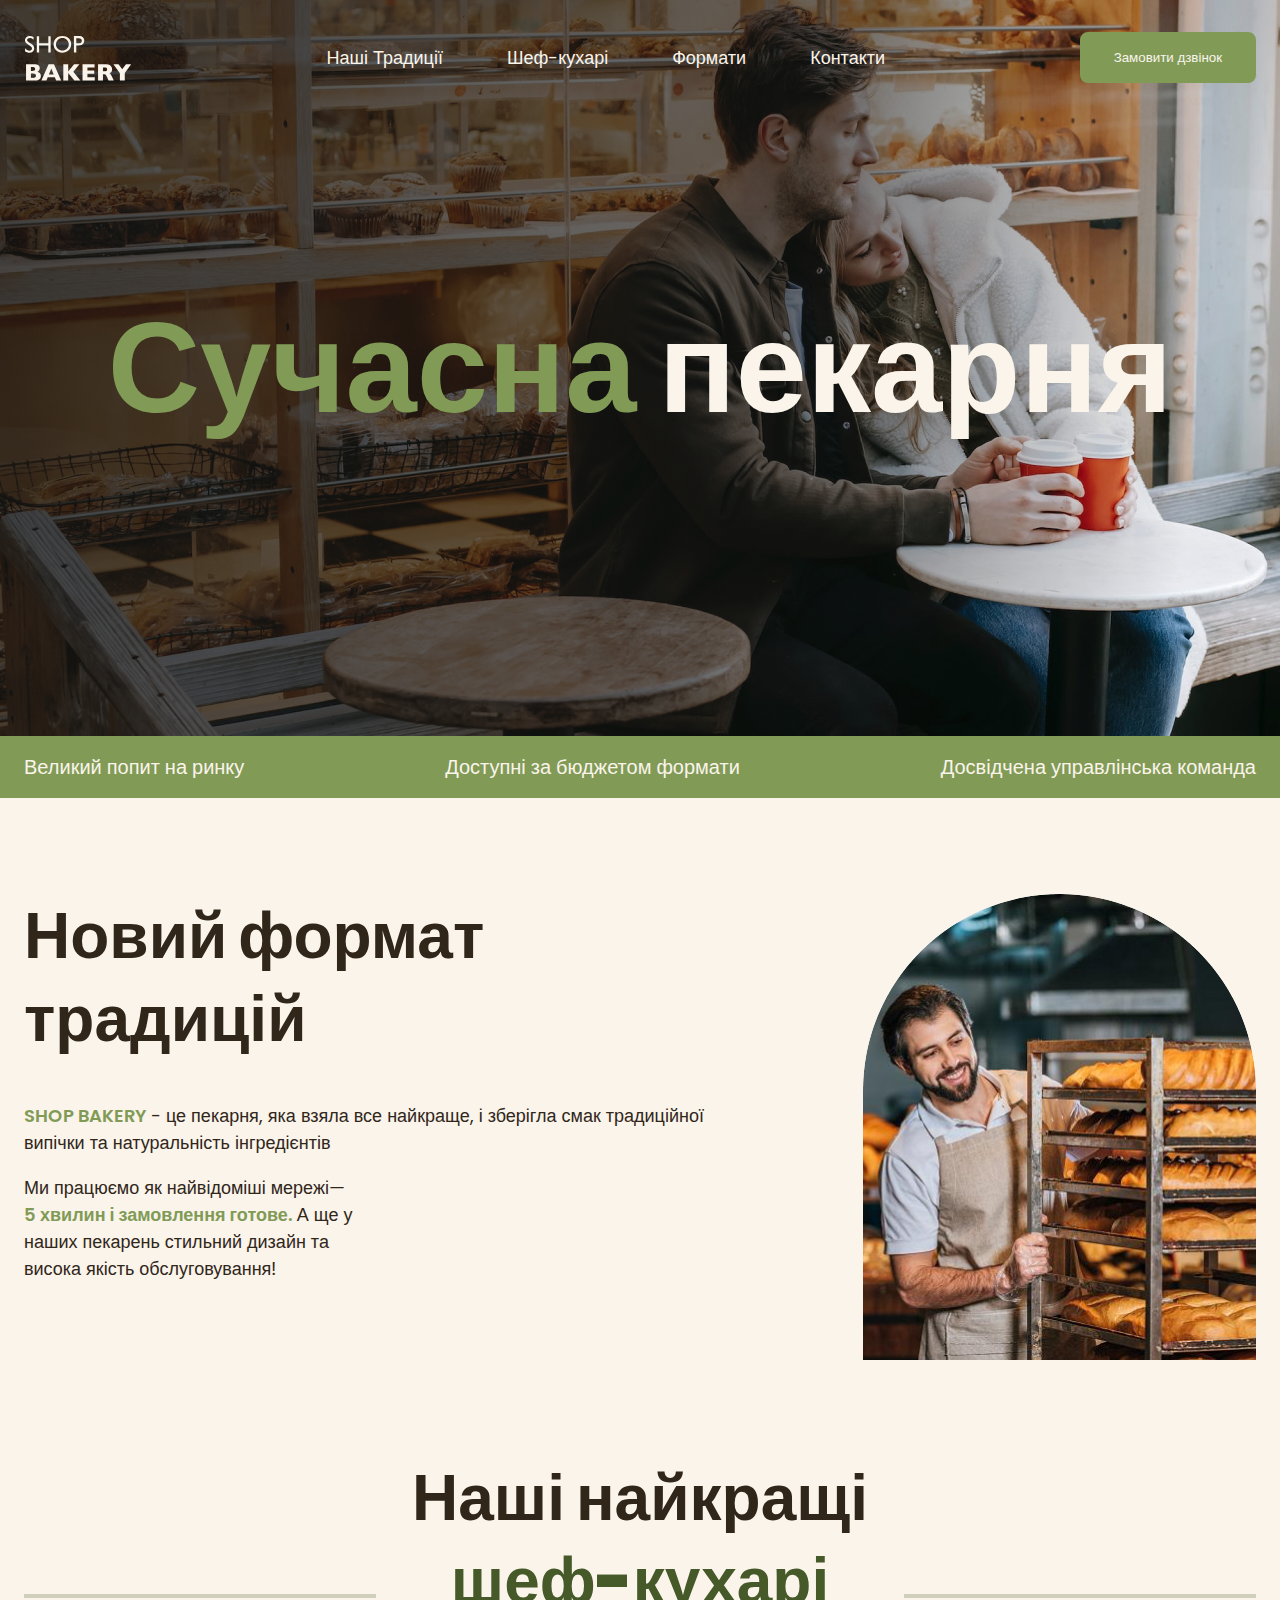
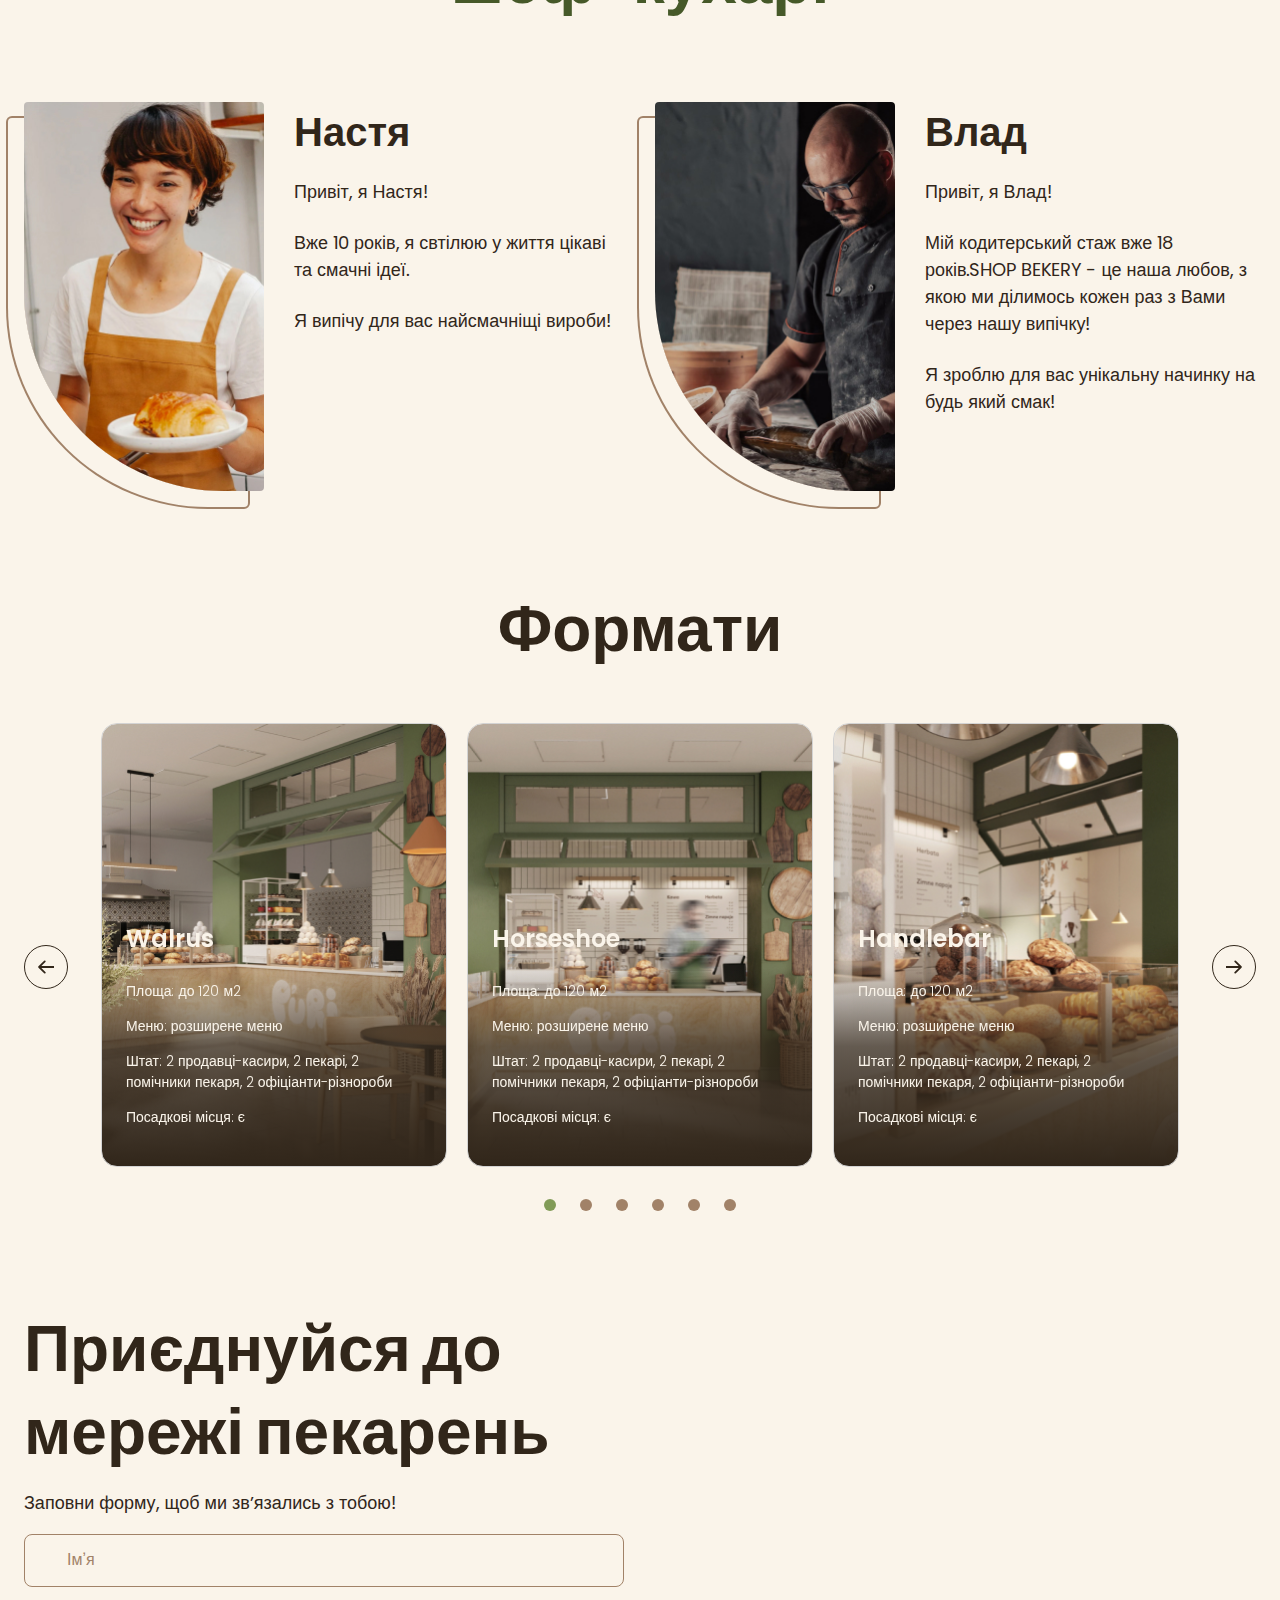
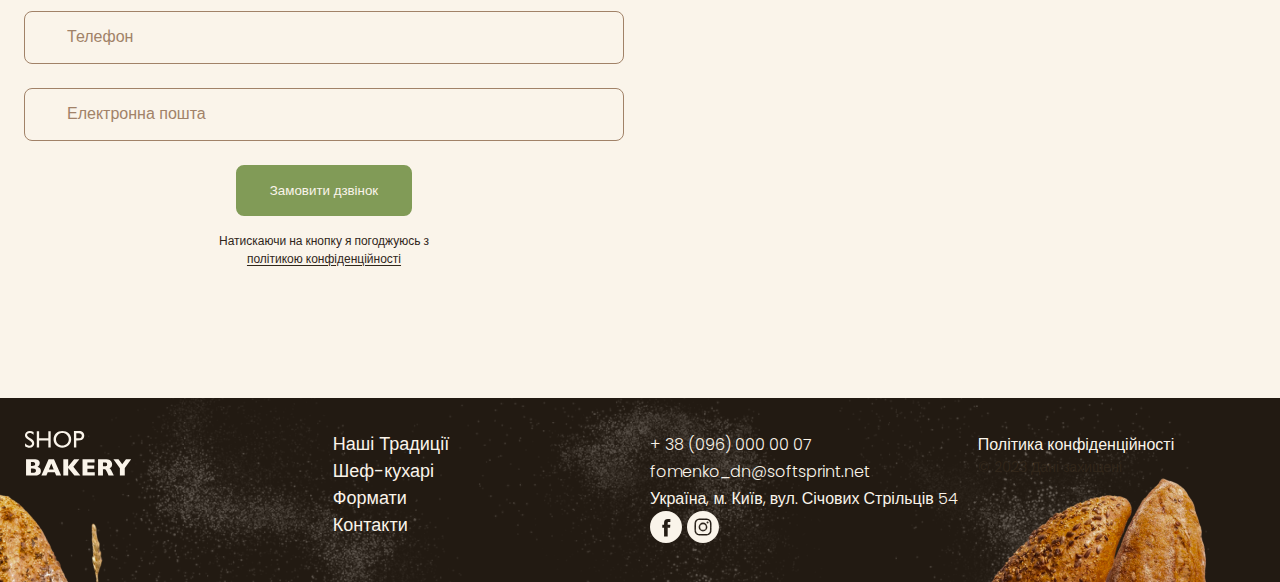
<file: index.html>
<!DOCTYPE html>
<html lang="en">
  <head>
    <meta charset="UTF-8" />
    <meta name="viewport" content="width=device-width, initial-scale=1.0" />
    <title>Backery</title>
    <!-- Styles -->
    <link rel="stylesheet" href="./css/main.min.css" />
    <link
      rel="stylesheet"
      href="https://cdn.jsdelivr.net/npm/swiper@11/swiper-bundle.min.css"
    />
  </head>
  <body>
    <header class="header">
      <div class="container">
        <div class="header__container">
          <nav class="header__nav">
            <a href="/">
              <img src="./images/logo.svg" alt="Backery logo" />
            </a>
            <ul class="header__menu">
              <li>
                <a class="link" href="#traditions-section">Наші Традиції</a>
              </li>
              <li><a class="link" href="#chefs-section">Шеф-кухарі</a></li>
              <li><a class="link" href="#formats-section">Формати</a></li>
              <li><a class="link" href="#contact-section">Контакти</a></li>
            </ul>
          </nav>
          <button class="header__button button modal-btn-open" type="button">
            Замовити дзвінок
          </button>
          <button class="header__burger menu-btn-open">
            <svg width="24" height="24">
              <use href="./images/icons.svg#icon-menu"></use>
            </svg>
          </button>

          <div class="mobile-menu">
            <button class="mobile-menu__btn-close menu-btn-close" type="button">
              Close
            </button>
          </div>
        </div>
      </div>
    </header>
    <main>
      <section class="hero-section">
        <div class="container">
          <h1 class="hero-section__title">
            <span class="text-brand">Сучасна</span> пекарня
          </h1>
          <button
            class="hero-section__button button modal-btn-open"
            type="button"
          >
            Замовити дзвінок
          </button>
        </div>
      </section>
      <section class="advantages-section">
        <div class="container">
          <h2 class="visually-hidden">Переваги</h2>
          <ul class="advantages-section__list">
            <li class="advantages-section__item">Великий попит на ринку</li>
            <li class="advantages-section__item">
              Доступні за бюджетом формати
            </li>
            <li class="advantages-section__item">
              Досвідчена управлінська команда
            </li>
          </ul>
        </div>
      </section>
      <section class="traditions-section section" id="traditions">
        <div class="container">
          <div class="traditions-section__container">
            <div class="traditions-section__content">
              <h2 class="traditions-section__title section__title">
                Новий формат традицій
              </h2>
              <p>
                <span class="text-brand text-bold text-uppercase"
                  >shop bakery</span
                >
                - це пекарня, яка взяла все найкраще, і зберігла смак
                традиційної випічки та натуральність інгредієнтів
              </p>
              <p
                class="traditions-section__text traditions-section__text--limited"
              >
                Ми працюємо як найвідоміші мережі—
                <span class="text-brand text-bold"
                  >5 хвилин і замовлення готове.</span
                >
                А ще у наших пекарень стильний дизайн та висока якість
                обслуговування!
              </p>
            </div>
            <img
              class="traditions-section__image"
              src="./images/baker-man.jpg"
              alt="Baker man is looking to bread with smile"
            />
          </div>
        </div>
      </section>
      <section class="chefs-section section" id="chefs-section">
        <div class="container">
          <h2
            class="chefs-section__title section__title section__title--centered"
          >
            Наші найкращі<br />
            <span class="text-brand-dark">шеф-кухарі</span>
          </h2>
          <ul class="chefs-section__list">
            <li class="chefs-section__item">
              <article class="chef-card">
                <img
                  class="chef-card__photo"
                  src="./images/nastya-chef.jpg"
                  alt="Nastya chef"
                />
                <div>
                  <h3 class="chef-card__title">Настя</h3>
                  <p class="chef-card__text">Привіт, я Настя!</p>
                  <p class="chef-card__text">
                    Вже 10 років, я свтілюю у життя цікаві та смачні ідеї.
                  </p>
                  <p class="chef-card__text">
                    Я випічу для вас найсмачніщі вироби!
                  </p>
                </div>
              </article>
            </li>
            <li class="chefs-section__item">
              <article class="chef-card">
                <img
                  class="chef-card__photo"
                  src="./images/vlad-chef.jpg"
                  alt="Vlad chef"
                />
                <div>
                  <h3 class="chef-card__title">Влад</h3>
                  <p class="chef-card__text">Привіт, я Влад!</p>
                  <p class="chef-card__text">
                    Мій кодитерський стаж вже 18 років.SHOP BEKERY - це наша
                    любов, з якою ми ділимось кожен раз з Вами через нашу
                    випічку!
                  </p>
                  <p class="chef-card__text">
                    Я зроблю для вас унікальну начинку на будь який смак!
                  </p>
                </div>
              </article>
            </li>
          </ul>
        </div>
      </section>
      <section class="formats-section section" id="formats-section">
        <div class="container">
          <h2
            class="formats-section__title section__title section__title--centered"
          >
            Формати
          </h2>
          <div class="formats-section__slider">
            <button
              class="formats-section__button carousel-button prev"
              type="button"
            >
              <svg width="16" height="16">
                <use href="./images/icons.svg#icon-arrow"></use>
              </svg>
            </button>
            <div class="formats-section__container swiper-container">
              <ul class="formats-section__list swiper-wrapper">
                <li class="swiper-slide">
                  <article class="format-card">
                    <img
                      class="format-card__image"
                      src="./images/walrus-format.jpg"
                      alt="Walrus format"
                    />
                    <h3 lang="en" class="format-card__title">Walrus</h3>
                    <div class="format-card__text">
                      <p>Площа: до 120 м2</p>
                      <p>Меню: розширене меню</p>
                      <p>
                        Штат: 2 продавці-касири, 2 пекарі, 2 помічники пекаря, 2
                        офіціанти-різнороби
                      </p>
                      <p>Посадкові місця: є</p>
                    </div>
                  </article>
                </li>
                <li class="swiper-slide">
                  <article class="format-card">
                    <img
                      class="format-card__image"
                      src="./images/horseshoe-format.jpg"
                      alt="Horseshoe format"
                    />
                    <h3 lang="en" class="format-card__title">Horseshoe</h3>
                    <div class="format-card__text">
                      <p>Площа: до 120 м2</p>
                      <p>Меню: розширене меню</p>
                      <p>
                        Штат: 2 продавці-касири, 2 пекарі, 2 помічники пекаря, 2
                        офіціанти-різнороби
                      </p>
                      <p>Посадкові місця: є</p>
                    </div>
                  </article>
                </li>
                <li class="swiper-slide">
                  <article class="format-card">
                    <img
                      class="format-card__image"
                      src="./images/handlebar-format.jpg"
                      alt="Handlebar format"
                    />
                    <h3 lang="en" class="format-card__title">Handlebar</h3>
                    <div class="format-card__text">
                      <p>Площа: до 120 м2</p>
                      <p>Меню: розширене меню</p>
                      <p>
                        Штат: 2 продавці-касири, 2 пекарі, 2 помічники пекаря, 2
                        офіціанти-різнороби
                      </p>
                      <p>Посадкові місця: є</p>
                    </div>
                  </article>
                </li>
                <li class="swiper-slide">
                  <article class="format-card">
                    <img
                      class="format-card__image"
                      src="./images/walrus-format.jpg"
                      alt="Walrus format"
                    />
                    <h3 lang="en" class="format-card__title">Walrus</h3>
                    <div class="format-card__text">
                      <p>Площа: до 120 м2</p>
                      <p>Меню: розширене меню</p>
                      <p>
                        Штат: 2 продавці-касири, 2 пекарі, 2 помічники пекаря, 2
                        офіціанти-різнороби
                      </p>
                      <p>Посадкові місця: є</p>
                    </div>
                  </article>
                </li>
                <li class="swiper-slide">
                  <article class="format-card">
                    <img
                      class="format-card__image"
                      src="./images/horseshoe-format.jpg"
                      alt="Horseshoe format"
                    />
                    <h3 lang="en" class="format-card__title">Horseshoe</h3>
                    <div class="format-card__text">
                      <p>Площа: до 120 м2</p>
                      <p>Меню: розширене меню</p>
                      <p>
                        Штат: 2 продавці-касири, 2 пекарі, 2 помічники пекаря, 2
                        офіціанти-різнороби
                      </p>
                      <p>Посадкові місця: є</p>
                    </div>
                  </article>
                </li>
                <li class="swiper-slide">
                  <article class="format-card">
                    <img
                      class="format-card__image"
                      src="./images/handlebar-format.jpg"
                      alt="Handlebar format"
                    />
                    <h3 lang="en" class="format-card__title">Handlebar</h3>
                    <div class="format-card__text">
                      <p>Площа: до 120 м2</p>
                      <p>Меню: розширене меню</p>
                      <p>
                        Штат: 2 продавці-касири, 2 пекарі, 2 помічники пекаря, 2
                        офіціанти-різнороби
                      </p>
                      <p>Посадкові місця: є</p>
                    </div>
                  </article>
                </li>
              </ul>
              <div class="pagination">
                <span class="pagination__button"></span>
                <span class="pagination__button"></span>
                <span class="pagination__button"></span>
                <span class="pagination__button"></span>
              </div>
            </div>
            <button
              class="formats-section__button carousel-button next"
              type="button"
            >
              <svg width="16" height="16">
                <use href="./images/icons.svg#icon-arrow"></use>
              </svg>
            </button>
          </div>
        </div>
      </section>
      <section class="contact-section section" id="contact-section">
        <div class="container">
          <div class="contact-section__container">
            <div class="contact-section__form">
              <h2 class="contact-section__title section__title">
                Приєднуйся до мережі пекарень
              </h2>
              <p>Заповни форму, щоб ми звʼязались з тобою!</p>
              <form name="contact-form" autocomplete="off">
                <div class="contact-section__form-field input">
                  <label class="input__label visually-hidden" for="user-name"
                    >Імʼя</label
                  >
                  <input
                    class="input__control"
                    type="text"
                    name="user-name"
                    id="user-name"
                    placeholder="Імʼя"
                  />
                </div>

                <div class="contact-section__form-field input">
                  <label class="input__label visually-hidden" for="user-tel"
                    >Телефон</label
                  >
                  <input
                    class="input__control"
                    type="tel"
                    name="user-tel"
                    id="user-tel"
                    placeholder="Телефон"
                  />
                </div>

                <div class="contact-section__form-field input">
                  <label class="input__label visually-hidden" for="user-email"
                    >Електронна пошта</label
                  >
                  <input
                    class="input__control"
                    type="email"
                    name="user-email"
                    id="user-email"
                    placeholder="Електронна пошта"
                  />
                </div>
                <button class="contact-section__button button" type="submit">
                  Замовити дзвінок
                </button>
                <p class="form-terms">
                  Натискаючи на кнопку я погоджуюсь з
                  <a class="form-terms__link" href="#"
                    >політикою конфіденційності</a
                  >
                </p>
              </form>
            </div>
            <iframe
              class="contact-section__map"
              src="https://www.google.com/maps/embed?pb=!1m18!1m12!1m3!1d2573.1455565298807!2d24.0282195!3d49.8397225!2m3!1f0!2f0!3f0!3m2!1i1024!2i768!4f13.1!3m3!1m2!1s0x473add6e0d43317d%3A0xffb1273a7637a0a2!2z0L_RgNC-0YHQv9C10LrRgiDQodCy0L7QsdC-0LTQuCwgMSwg0JvRjNCy0ZbQsiwg0JvRjNCy0ZbQstGB0YzQutCwINC-0LHQu9Cw0YHRgtGMLCA3OTAwMA!5e0!3m2!1suk!2sua!4v1699645677542!5m2!1suk!2sua"
              allowfullscreen=""
              loading="lazy"
              referrerpolicy="no-referrer-when-downgrade"
            ></iframe>
          </div>
        </div>
      </section>
    </main>
    <footer class="footer">
      <div class="container">
        <div class="footer__container">
          <nav class="footer__nav">
            <div class="footer__logo">
              <a href="#">
                <img src="./images/logo.svg" alt="Логотип сучасної пекарні" />
              </a>
            </div>
            <ul class="footer__menu">
              <li>
                <a class="link" href="#traditions-section" target="_blank">
                  Наші Традиції
                </a>
              </li>
              <li><a class="link" href="#chefs-section">Шеф-кухарі</a></li>
              <li><a class="link" href="#formats-section">Формати</a></li>
              <li><a class="link" href="#contact-section">Контакти</a></li>
            </ul>
          </nav>

          <address class="footer__address">
            <div class="footer_address-contacts">
              <ul class="footer__address-list">
                <li>
                  <a class="footer__address-link" href="tel:+380960000007">
                    + 38 (096) 000 00 07
                  </a>
                </li>
                <li>
                  <a
                    class="footer__address-link"
                    href="mailto:fomenko_dn@softsprint.net"
                  >
                    fomenko_dn@softsprint.net
                  </a>
                </li>
                <li>
                  <a
                    class="footer__address-link"
                    href="https://maps.app.goo.gl/cuscfjnVRdoEfVT89"
                    target="_blank"
                  >
                    Україна, м. Київ, вул. Січових Стрільців 54
                  </a>
                </li>
              </ul>
              <div class="social">
                <a href="#">
                  <svg class="footer__address-icon" width="32" height="32">
                    <use href="./images/icons.svg#icon-facebook"></use>
                  </svg>
                </a>
                <a href="#">
                  <svg class="footer__address-icon" width="32" height="32">
                    <use href="./images/icons.svg#icon-instagram"></use>
                  </svg>
                </a>
              </div>
            </div>
            <div class="footer__address-info">
              <a class="footer__address-link" href="" target="_blank">
                Політика конфіденційності
              </a>
              <p class="footer__address-copyright">&copy; 2023 Дані захищені</p>
            </div>
          </address>
        </div>
      </div>
    </footer>

    <div class="backdrop is-hidden">
      <div class="modal">
        <button class="modal__btn-close modal-btn-close" type="button">
          Close
        </button>
        <h2>Замовити дзвінок</h2>
        <p>Залишіть заявку та наш спеціаліст зв'яжеться з Вами!</p>
        <form name="modal-form" autocomplete="off">
          <div class="modal__form-field input">
            <label class="input__label visually-hidden" for="user-name"
              >Імʼя</label
            >
            <input
              class="input__control"
              type="text"
              name="user-name"
              id="user-name"
              placeholder="Імʼя"
              required
            />
          </div>

          <div class="modal__form-field input">
            <label class="input__label visually-hidden" for="user-tel"
              >Телефон</label
            >
            <input
              class="input__control"
              type="tel"
              name="user-tel"
              id="user-tel"
              placeholder="Телефон"
              pattern="^\+[0-9]{12}"
            />
          </div>

          <div class="modal__form-field input">
            <label class="input__label visually-hidden" for="user-email"
              >Електронна пошта</label
            >
            <input
              class="input__control"
              type="email"
              name="user-email"
              id="user-email"
              placeholder="Електронна пошта"
            />
          </div>
          <button class="modal__button button" type="submit">
            Замовити дзвінок
          </button>
          <p class="form-terms">
            Натискаючи на кнопку я погоджуюсь з
            <a class="form-terms__link" href="#">політикою конфіденційності</a>
          </p>
        </form>
      </div>
    </div>

    <script src="https://cdn.jsdelivr.net/npm/swiper@11/swiper-bundle.min.js"></script>
    <script src="./js/formats.slider.js"></script>
    <script src="./js/modal.js"></script>
    <script src="./js/mobile-menu.js"></script>
  </body>
</html>
</file>
<file: css/main.min.css>
@font-face{font-display:swap;font-family:"Poppins";font-style:normal;font-weight:300;src:url("../fonts/poppins-v20-latin-300.woff2") format("woff2")}@font-face{font-display:swap;font-family:"Poppins";font-style:normal;font-weight:400;src:url("../fonts/poppins-v20-latin-regular.woff2") format("woff2")}@font-face{font-display:swap;font-family:"Poppins";font-style:normal;font-weight:600;src:url("../fonts/poppins-v20-latin-600.woff2") format("woff2")}@font-face{font-display:swap;font-family:"Poppins";font-style:normal;font-weight:900;src:url("../fonts/poppins-v20-latin-900.woff2") format("woff2")}:root{--color-primary-dark: #31261a;--color-primary-light: #faf4ea;--color-secondary-dark: #a18268;--color-brand-dark: #465929;--color-brand-normal: #819b57;--color-brand-light: #cfcfbc}*,*::before,*::after{-webkit-box-sizing:border-box;box-sizing:border-box}body{color:var(--color-primary-dark);background-color:var(--color-primary-light);font-family:Poppins,sans-serif;font-size:16px;line-height:1.5;font-weight:300;margin:0}@media screen and (min-width: 768px){body{font-size:18px;font-weight:400}}h1,h2,h3,h4,h5,h6,p{margin-top:0}img{display:block;max-width:100%;height:auto;-o-object-fit:cover;object-fit:cover}a{display:inline-block}address{font-style:normal}ul{list-style-type:none;margin:0;padding:0}.visually-hidden{position:absolute;left:-10000px;top:auto;width:1px;height:1px;overflow:hidden}.text-brand{color:var(--color-brand-normal)}.text-brand-dark{color:var(--color-brand-dark)}.text-bold{font-weight:600}.text-uppercase{text-transform:uppercase}.button{display:block;background:var(--color-brand-normal);color:var(--color-primary-light);border:2px solid var(--color-brand-normal);border-radius:8px;cursor:pointer;padding:16px 32px}.button:hover{background-color:rgba(0,0,0,0);color:#465929}.carousel-button{display:-webkit-box;display:-ms-flexbox;display:flex;-webkit-box-align:center;-ms-flex-align:center;align-items:center;-webkit-box-pack:center;-ms-flex-pack:center;justify-content:center;width:44px;height:44px;background-color:rgba(0,0,0,0);fill:var(--color-primary-dark);border:1px solid var(--color-primary-dark);border-radius:50%;cursor:pointer;-ms-flex-negative:0;flex-shrink:0}.carousel-button:hover{background-color:var(--color-primary-dark);fill:var(--color-primary-light)}.carousel-button.next{-webkit-transform:rotate(180deg);transform:rotate(180deg)}.chef-card{display:-webkit-box;display:-ms-flexbox;display:flex;gap:16px;-webkit-box-align:start;-ms-flex-align:start;align-items:flex-start}@media screen and (min-width: 1280px){.chef-card{gap:30px}}.chef-card__photo{width:140px;border-radius:4px 4px 4px 200px;-webkit-box-shadow:-16px 16px 0 0 var(--color-primary-light),-16px 16px 0 2px var(--color-secondary-dark);box-shadow:-16px 16px 0 0 var(--color-primary-light),-16px 16px 0 2px var(--color-secondary-dark)}@media screen and (min-width: 1280px){.chef-card__photo{width:240px}}.chef-card__title{margin-bottom:16px;font-size:40px;font-weight:600}.chef-card__text{margin-bottom:24px}.chef-card__text:last-child{margin-bottom:0}.format-card{position:relative;display:-webkit-box;display:-ms-flexbox;display:flex;-webkit-box-orient:vertical;-webkit-box-direction:normal;-ms-flex-direction:column;flex-direction:column;-webkit-box-pack:end;-ms-flex-pack:end;justify-content:flex-end;border-radius:16px;border:1px solid #d3d3d3;height:444px;padding:24px;background-image:-webkit-gradient(linear, left top, left bottom, color-stop(55.21%, rgba(49, 38, 26, 0)), color-stop(72.92%, rgba(49, 38, 26, 0.71)), to(var(--color-primary-dark)));background-image:linear-gradient(180deg, rgba(49, 38, 26, 0) 55.21%, rgba(49, 38, 26, 0.71) 72.92%, var(--color-primary-dark) 100%);border-radius:16px;overflow:hidden}.format-card__image{position:absolute;top:0;left:0;width:100%;height:100%;z-index:-1}.format-card__title{font-size:24px;font-weight:600;color:var(--color-primary-light)}.format-card__text{font-size:14px;font-weight:300;color:var(--color-primary-light)}.link{color:var(--color-primary-light);line-height:1.5;text-decoration:none;-webkit-transition:color .3s;transition:color .3s}.link:hover{color:var(--color-brand-normal)}.input{position:relative}.input__label{position:absolute;top:16px;left:42px}.input__control{padding:16px 42px;width:100%;font-size:16px;line-height:1.17;border:1px solid var(--color-secondary-dark);border-radius:8px;background-color:rgba(0,0,0,0)}.input__control:focus{border-color:var(--color-brand-normal);outline:none}.input__control::-webkit-input-placeholder{color:var(--color-secondary-dark);font-size:16px;line-height:1.17}.input__control::-moz-placeholder{color:var(--color-secondary-dark);font-size:16px;line-height:1.17}.input__control:-ms-input-placeholder{color:var(--color-secondary-dark);font-size:16px;line-height:1.17}.input__control::-ms-input-placeholder{color:var(--color-secondary-dark);font-size:16px;line-height:1.17}.input__control::placeholder{color:var(--color-secondary-dark);font-size:16px;line-height:1.17}.input__control:focus::-webkit-input-placeholder{color:var(--color-primary-dark)}.input__control:focus::-moz-placeholder{color:var(--color-primary-dark)}.input__control:focus:-ms-input-placeholder{color:var(--color-primary-dark)}.input__control:focus::-ms-input-placeholder{color:var(--color-primary-dark)}.input__control:focus::placeholder{color:var(--color-primary-dark)}.pagination{display:-webkit-box;display:-ms-flexbox;display:flex;-webkit-box-align:center;-ms-flex-align:center;align-items:center;-webkit-box-pack:center;-ms-flex-pack:center;justify-content:center;gap:24px}.pagination__button{width:12px;height:12px;padding:0;background-color:var(--color-secondary-dark);border-radius:50%}.pagination__button--active{background-color:var(--color-brand-normal)}.container{width:100%;max-width:1288px;margin:0 auto;padding:0 24px}.section{padding:20px 0}@media screen and (min-width: 768px){.section{padding:48px 0}}.section__title{font-size:32px;font-weight:900;line-height:1.5}@media screen and (min-width: 768px){.section__title{font-size:64px;line-height:1.3}}.section__title--centered{text-align:center}.header{position:absolute;top:0;left:0;width:100%;padding-top:16px}@media screen and (min-width: 1280px){.header{padding-top:32px}}.header__container{display:-webkit-box;display:-ms-flexbox;display:flex;-webkit-box-align:center;-ms-flex-align:center;align-items:center;gap:40px}.header__nav{display:-webkit-box;display:-ms-flexbox;display:flex;-webkit-box-align:center;-ms-flex-align:center;align-items:center;-webkit-box-flex:1;-ms-flex-positive:1;flex-grow:1;gap:40px}.header__menu{display:none}@media screen and (min-width: 1280px){.header__menu{display:-webkit-box;display:-ms-flexbox;display:flex;gap:64px;-webkit-box-flex:1;-ms-flex-positive:1;flex-grow:1;-webkit-box-pack:center;-ms-flex-pack:center;justify-content:center}}.header__button{display:none}@media screen and (min-width: 1280px){.header__button{display:block}}.header__burger{background-color:rgba(0,0,0,0);border:none;width:24px;height:24px;padding:0;fill:var(--color-primary-light)}@media screen and (min-width: 1280px){.header__burger{display:none}}.hero-section{padding:124px 0;background-image:linear-gradient(102.76deg, rgba(18, 18, 17, 0.78) 2.03%, rgba(18, 18, 17, 0.6) 58.46%, rgba(18, 18, 17, 0) 90.36%),url("../images/hero-section-background.jpg");background-repeat:no-repeat;background-position:center top;background-size:cover}@media screen and (min-width: 1280px){.hero-section{padding:272px 0}}@media screen and (min-device-pixel-ratio: 2),(-webkit-min-device-pixel-ratio: 2),(min-resolution: 192dpi),(min-resolution: 2dppx){.hero-section{background-image:linear-gradient(102.76deg, rgba(18, 18, 17, 0.78) 2.03%, rgba(18, 18, 17, 0.6) 58.46%, rgba(18, 18, 17, 0) 90.36%),url("../images/hero-section-background@2x.jpg")}}.hero-section__title{margin-bottom:48px;color:var(--color-primary-light);text-align:center;font-size:67px;line-height:1;font-weight:900}@media screen and (min-width: 1280px){.hero-section__title{margin-bottom:0;font-size:128px;line-height:1.5}}.hero-section__button{margin:0 auto}@media screen and (min-width: 1280px){.hero-section__button{display:none}}.advantages-section{padding:16px 0}@media screen and (min-width: 768px){.advantages-section{background-color:var(--color-brand-normal)}}.advantages-section__list{display:-webkit-box;display:-ms-flexbox;display:flex;-webkit-box-orient:vertical;-webkit-box-direction:normal;-ms-flex-direction:column;flex-direction:column;gap:16px;padding:24px 40px;background-color:var(--color-brand-light);border-radius:24px}@media screen and (min-width: 768px){.advantages-section__list{-webkit-box-orient:horizontal;-webkit-box-direction:normal;-ms-flex-direction:row;flex-direction:row;-webkit-box-pack:justify;-ms-flex-pack:justify;justify-content:space-between;gap:40px;background-color:rgba(0,0,0,0);border-radius:0;padding:0}}.advantages-section__item{font-size:14px;font-weight:300}@media screen and (min-width: 768px){.advantages-section__item{color:var(--color-primary-light);font-size:20px}}.traditions-section{padding-top:40px}@media screen and (min-width: 768px){.traditions-section{padding-top:96px}}.traditions-section__container{display:-webkit-box;display:-ms-flexbox;display:flex;-webkit-box-align:start;-ms-flex-align:start;align-items:start;-webkit-box-pack:justify;-ms-flex-pack:justify;justify-content:space-between;gap:40px}.traditions-section__content{max-width:710px}.traditions-section__title{margin-bottom:42px}.traditions-section__text--limited{max-width:330px}.traditions-section__image{display:none;border-radius:400px 400px 0px 0px}@media screen and (min-width: 768px){.traditions-section__image{display:block}}.chefs-section__title{margin-bottom:80px;margin:0 auto 80px;position:relative}.chefs-section__title::before,.chefs-section__title::after{display:none;content:"";width:352px;border:2px solid var(--color-brand-light);position:absolute;bottom:24px}@media screen and (min-width: 1280px){.chefs-section__title::before,.chefs-section__title::after{display:block}}.chefs-section__title::before{left:0}.chefs-section__title::after{right:0}.chefs-section__list{display:-webkit-box;display:-ms-flexbox;display:flex;-webkit-box-orient:vertical;-webkit-box-direction:normal;-ms-flex-direction:column;flex-direction:column;-ms-flex-wrap:wrap;flex-wrap:wrap;gap:20px}@media screen and (min-width: 768px){.chefs-section__list{gap:40px 30px;-webkit-box-orient:horizontal;-webkit-box-direction:normal;-ms-flex-direction:row;flex-direction:row}}@media screen and (min-width: 768px){.chefs-section__item{-ms-flex-preferred-size:calc((100% - 30px)/2);flex-basis:calc((100% - 30px)/2)}}.formats-section__slider{display:-webkit-box;display:-ms-flexbox;display:flex;gap:33px;-webkit-box-align:center;-ms-flex-align:center;align-items:center}.formats-section__container{overflow:hidden}.formats-section__list{margin-bottom:32px}.formats-section__button{display:none}@media screen and (min-width: 768px){.formats-section__button{display:-webkit-box;display:-ms-flexbox;display:flex}}.contact-section{padding-bottom:96px}.contact-section__container{display:-webkit-box;display:-ms-flexbox;display:flex;-webkit-box-orient:vertical;-webkit-box-direction:normal;-ms-flex-direction:column;flex-direction:column;gap:32px}@media screen and (min-width: 768px){.contact-section__container{-webkit-box-orient:horizontal;-webkit-box-direction:normal;-ms-flex-direction:row;flex-direction:row}}.contact-section__title{margin-bottom:16px}.contact-section__form-field{margin-bottom:24px}.contact-section__button{display:block;margin:0 auto 16px}.contact-section__map{-ms-flex-negative:0;flex-shrink:0;margin:0 -24px;height:100%;border:none;border-radius:16px}@media screen and (min-width: 768px){.contact-section__map{margin:auto;width:320px;height:500px}}@media screen and (min-width: 1280px){.contact-section__map{width:600px;height:595px}}.footer{text-align:center;padding:32px 0;position:relative;background-image:url("../images/footer-background.png");background-color:var(--color-primary-dark);background-repeat:no-repeat;background-size:cover;background-position:center}@media screen and (min-width: 768px){.footer{text-align:left}}.footer::before,.footer::after{position:absolute;bottom:0;content:"";background-repeat:no-repeat}.footer::before{width:180px;height:120px;left:0;background-image:url("../images/decor-bread-small.png")}.footer::after{width:380px;height:187px;right:0;background-image:url("../images/decor-bread-large.png")}.footer__container{display:-webkit-box;display:-ms-flexbox;display:flex;-webkit-box-orient:vertical;-webkit-box-direction:normal;-ms-flex-direction:column;flex-direction:column;gap:20px}@media screen and (min-width: 768px){.footer__container{-webkit-box-orient:horizontal;-webkit-box-direction:normal;-ms-flex-direction:row;flex-direction:row}}.footer__nav,.footer__address{display:-webkit-box;display:-ms-flexbox;display:flex;-webkit-box-orient:vertical;-webkit-box-direction:normal;-ms-flex-direction:column;flex-direction:column;gap:20px}@media screen and (min-width: 768px){.footer__nav,.footer__address{-webkit-box-orient:horizontal;-webkit-box-direction:normal;-ms-flex-direction:row;flex-direction:row;-ms-flex-preferred-size:50%;flex-basis:50%}}.footer__logo,.footer__menu,.footer__address-list,.footer__address-info{-webkit-box-flex:1;-ms-flex-positive:1;flex-grow:1}.footer__address-link{color:var(--color-primary-light);font-size:16px;font-weight:300;text-decoration:none}.footer__address-link:hover{color:var(--color-brand-normal)}.footer__address-copyright{font-size:14px}.footer__address-icon{fill:var(--color-primary-light)}.footer__address-icon:hover{fill:var(--color-brand-light)}.mobile-menu{position:fixed;top:0;left:0;width:100%;height:100%;background-color:var(--color-primary-light);-webkit-transform:translateX(100%);transform:translateX(100%);-webkit-transition:-webkit-transform .3s;transition:-webkit-transform .3s;transition:transform .3s;transition:transform .3s, -webkit-transform .3s}.mobile-menu.is-open{-webkit-transform:translateX(0);transform:translateX(0)}.mobile-menu__btn-close{position:absolute;top:16px;right:24px}.backdrop{position:fixed;top:0;left:0;right:0;bottom:0;background-color:rgba(0,0,0,.5);display:-webkit-box;display:-ms-flexbox;display:flex;-webkit-box-pack:center;-ms-flex-pack:center;justify-content:center;padding:20px 0;-webkit-transition:opacity .3s,visibility .3s;transition:opacity .3s,visibility .3s}.backdrop.is-hidden{opacity:0;visibility:hidden;pointer-events:none}.modal{position:relative;width:100%;max-width:880px;height:100%;max-height:880px;background-color:var(--color-primary-light);border-radius:32px;padding:48px;overflow-y:auto}@media screen and (min-width: 768px){.modal{padding:128px}}.modal__btn-close{position:absolute;top:40px;right:40px}.modal__form-field{margin-bottom:32px}.modal__button{margin:0 auto 24px}.form-terms{max-width:220px;font-weight:500;font-size:12px;line-height:1.5;text-align:center;margin:0 auto}.form-terms__link{color:var(--color-primary-dark);text-underline-offset:2px}/*# sourceMappingURL=main.min.css.map */
</file>
